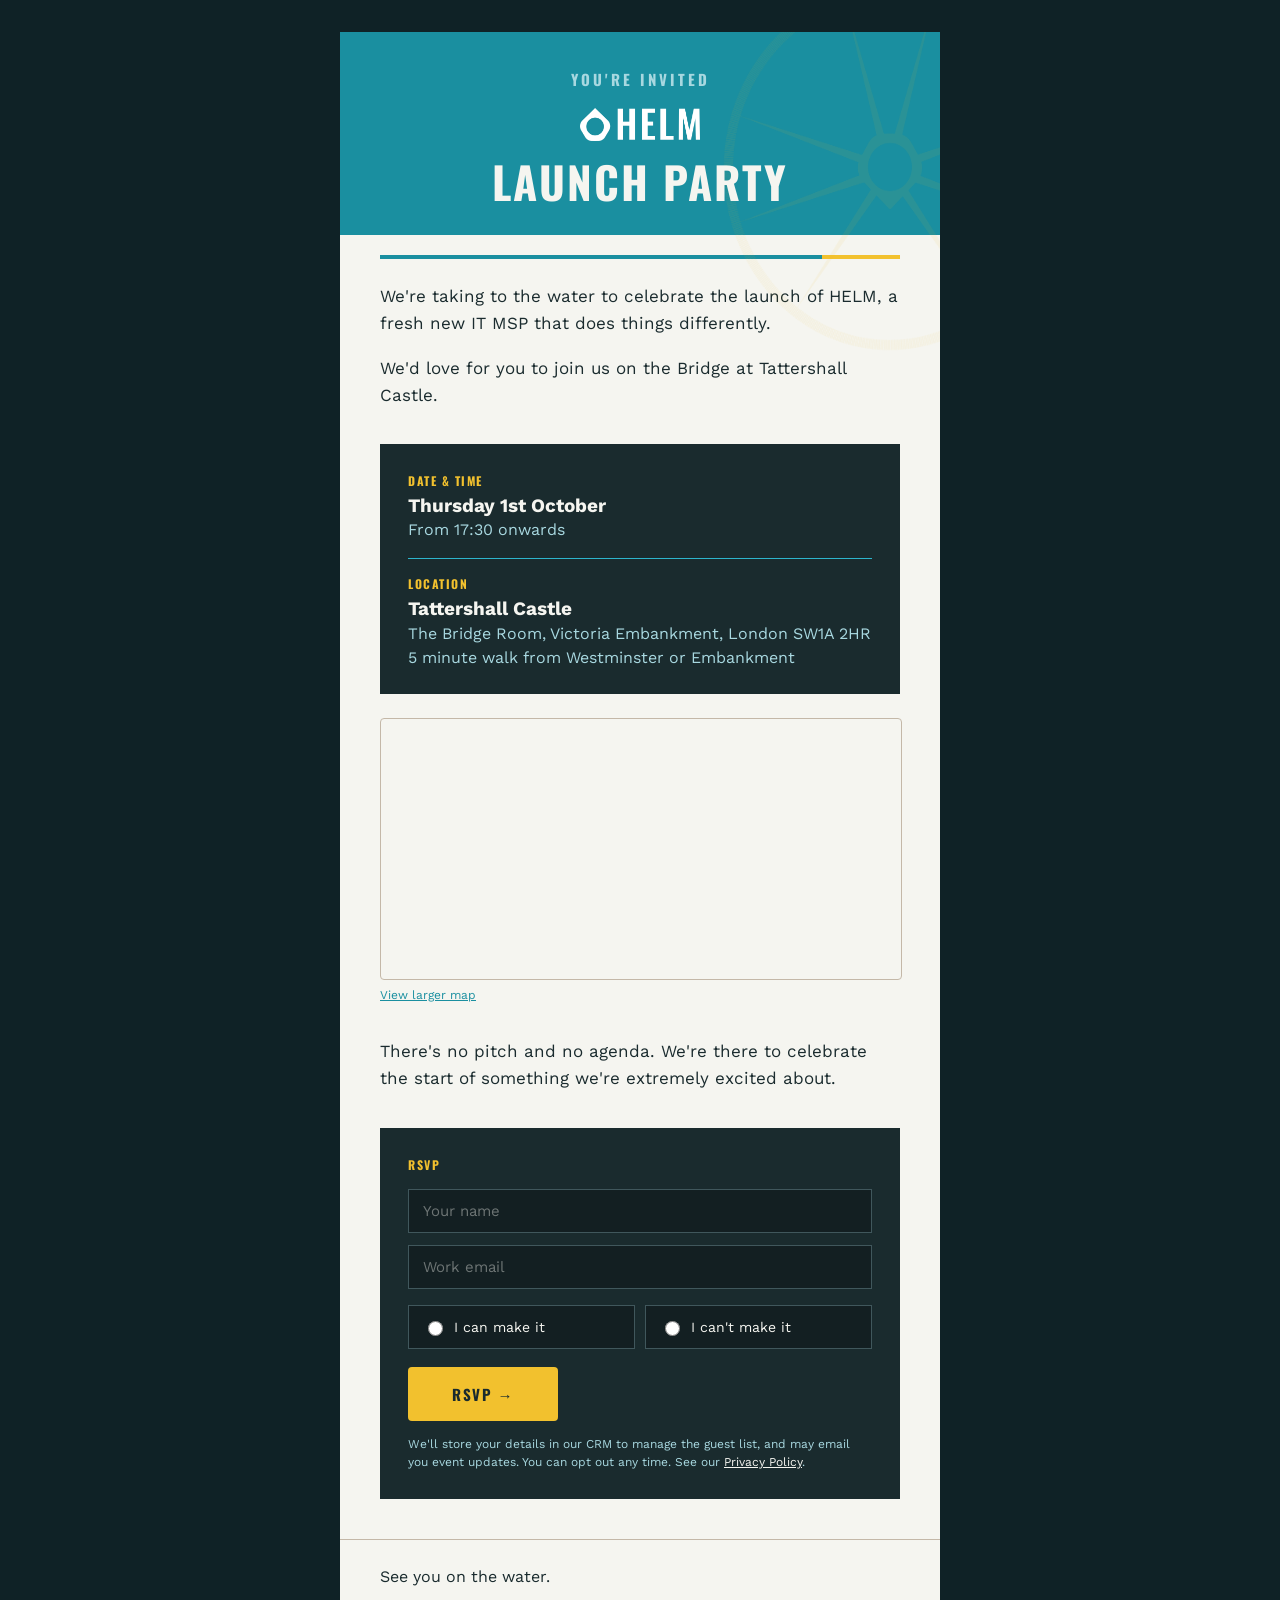
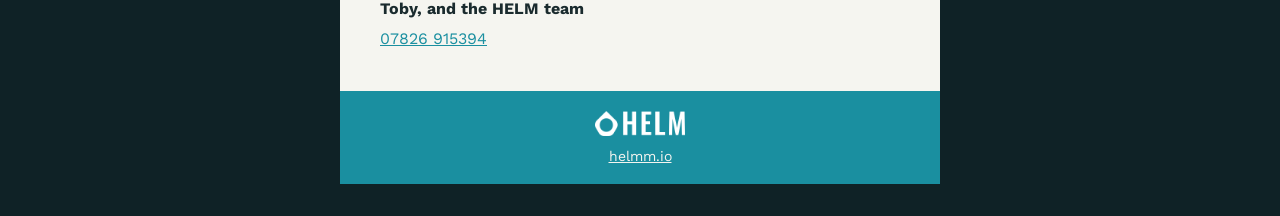
<file: launchParty/index.html>
<!DOCTYPE html>
<html lang="en">
<head>
<template id="__bundler_thumbnail" data-bg-color="#1A8FA0">
<svg viewBox="0 0 1200 800" xmlns="http://www.w3.org/2000/svg">
<rect width="1200" height="800" fill="#1A8FA0"/>
<circle cx="600" cy="400" r="180" fill="none" stroke="#F2C12E" stroke-width="12"/>
<circle cx="600" cy="400" r="40" fill="#F2C12E"/>
</svg>
</template>
<meta charset="UTF-8">
<meta name="viewport" content="width=device-width, initial-scale=1.0">
<meta name="color-scheme" content="light dark">
<meta name="supported-color-schemes" content="light dark">
<title>HELM Launch Party</title>
<link href="https://fonts.googleapis.com/css2?family=Oswald:wght@700&family=Work+Sans:wght@400;700&display=swap" rel="stylesheet">
<style>
@media screen and (max-width: 600px) {
.helm-container { width: 100% !important; max-width: 100% !important; }
.helm-pad { padding-left: 24px !important; padding-right: 24px !important; }
.helm-title { font-size: 32px !important; }
.helm-map-frame { height: 220px !important; }
.helm-map-frame iframe { height: 220px !important; }
.helm-rsvp-row { flex-direction: column !important; }
}
table {border-collapse:collapse;}
.helm-rsvp-input::placeholder { color: rgba(245,245,240,0.4); }
.helm-rsvp-input:focus { border-color: #F2C12E !important; }
.helm-rsvp-option:has(input:checked) { border-color: #F2C12E !important; background-color: rgba(242,193,46,0.08) !important; }
</style>
</head>
<body style="margin:0; padding:0; background-color:#0f2226; font-family:'Work Sans', Arial, Helvetica, sans-serif;">
<span style="display:none; font-size:1px; color:#0f2226; line-height:1px; max-height:0; max-width:0; opacity:0; overflow:hidden;">
You're invited: HELM launches aboard the Tattershall Castle, Thu 1 Oct, 17:30.
</span>

<table role="presentation" width="100%" cellpadding="0" cellspacing="0" border="0" style="background-color:#0f2226;">
<tr>
<td align="center" style="padding:32px 16px;">

<div class="helm-container" style="width:600px; max-width:600px; overflow:hidden; margin:0 auto;">
<table role="presentation" width="600" cellpadding="0" cellspacing="0" border="0" class="helm-container" style="width:600px; max-width:600px; background-color:#F5F5F0;">

<!-- Header band -->
<tr>
<td style="background-color:#1A8FA0; padding:0; position:relative;">
<!--[if !mso]><!-->
<img src="assets/helm-wheel-yellow.png" width="380" alt="" style="position:absolute; top:-53px; right:-155px; width:380px; height:380px; opacity:0.08; z-index:0; display:block; border:0;">
<table role="presentation" width="100%" cellpadding="0" cellspacing="0" border="0" style="position:relative; z-index:1;">
<tr>
<td class="helm-pad" style="padding:36px 40px 30px 40px;" align="center">
<div style="font-family:'Oswald', Arial Black, Arial, Helvetica, sans-serif; font-weight:900; letter-spacing:3px; font-size:15px; color:#A8D8E0; text-transform:uppercase; margin:0 0 18px 0;">You're invited</div>
<img src="assets/helm-logo.png" width="120" alt="HELM" style="display:block; width:120px; height:auto; margin:0 auto 18px auto; border:0; filter:brightness(0) invert(1);">
<div class="helm-title" style="font-family:'Oswald', Arial Black, Arial, Helvetica, sans-serif; font-weight:900; letter-spacing:2px; font-size:44px; line-height:1.05; color:#F5F5F0; text-transform:uppercase; margin:0;">LAUNCH PARTY</div>
</td>
</tr>
</table>
<!--<![endif]-->
<!--[if mso]>
<table role="presentation" width="100%" cellpadding="0" cellspacing="0" border="0">
<tr>
<td style="padding:36px 40px 30px 40px;" align="center">
<div style="font-family:'Oswald', Arial Black, Arial, Helvetica, sans-serif; font-weight:900; letter-spacing:3px; font-size:15px; color:#A8D8E0; text-transform:uppercase; margin:0 0 18px 0;">You're invited</div>
<img src="assets/helm-logo.png" width="120" alt="HELM" style="display:block; width:120px; height:auto; margin:0 auto 18px auto; border:0; filter:brightness(0) invert(1);">
<div style="font-family:'Oswald', Arial Black, Arial, Helvetica, sans-serif; font-weight:900; letter-spacing:2px; font-size:44px; line-height:1.05; color:#F5F5F0; text-transform:uppercase; margin:0;">LAUNCH PARTY</div>
</td>
</tr>
</table>
<![endif]-->
</td>
</tr>

<!-- Two-tone accent line -->
<tr>
<td style="background-color:#F5F5F0; padding:20px 40px 0 40px;">
<table role="presentation" width="100%" cellpadding="0" cellspacing="0" border="0"><tr>
<td width="85%" style="background-color:#1A8FA0; height:4px; line-height:4px; font-size:0;">&nbsp;</td>
<td width="15%" style="background-color:#F2C12E; height:4px; line-height:4px; font-size:0;">&nbsp;</td>
</tr></table>
</td>
</tr>

<!-- Intro -->
<tr>
<td class="helm-pad" style="padding:24px 40px 8px 40px; background-color:#F5F5F0;">
<p style="margin:0 0 18px 0; font-family:'Work Sans', Arial, Helvetica, sans-serif; font-size:17px; line-height:1.6; color:#1A2B2E;">
We're taking to the water to celebrate the launch of HELM, a fresh new IT MSP that does things differently.
</p>
<p style="margin:0 0 18px 0; font-family:'Work Sans', Arial, Helvetica, sans-serif; font-size:17px; line-height:1.6; color:#1A2B2E;">
We'd love for you to join us on the Bridge at Tattershall Castle.
</p>
</td>
</tr>

<!-- Details card -->
<tr>
<td class="helm-pad" style="padding:8px 40px 24px 40px; background-color:#F5F5F0;">
<table role="presentation" width="100%" cellpadding="0" cellspacing="0" border="0" style="background-color:#1A2B2E;">
<tr>
<td style="padding:28px 28px 24px 28px;">

<table role="presentation" width="100%" cellpadding="0" cellspacing="0" border="0">
<tr>
<td style="padding-bottom:16px;">
<div style="font-family:'Oswald', Arial Black, Arial, Helvetica, sans-serif; font-weight:900; letter-spacing:1.5px; font-size:12px; color:#F2C12E; text-transform:uppercase; margin:0 0 4px 0;">Date &amp; Time</div>
<div style="font-family:'Work Sans', Arial, Helvetica, sans-serif; font-size:19px; line-height:1.4; color:#F5F5F0; font-weight:bold;">Thursday 1st October</div>
<div style="font-family:'Work Sans', Arial, Helvetica, sans-serif; font-size:16px; line-height:1.4; color:#A8D8E0;">From 17:30 onwards</div>
</td>
</tr>
<tr>
<td style="border-top:1px solid #2DB5CC; padding-top:16px; padding-bottom:0;">
<div style="font-family:'Oswald', Arial Black, Arial, Helvetica, sans-serif; font-weight:900; letter-spacing:1.5px; font-size:12px; color:#F2C12E; text-transform:uppercase; margin:0 0 4px 0;">Location</div>
<div style="font-family:'Work Sans', Arial, Helvetica, sans-serif; font-size:19px; line-height:1.4; color:#F5F5F0; font-weight:bold;">Tattershall Castle</div>
<div style="font-family:'Work Sans', Arial, Helvetica, sans-serif; font-size:16px; line-height:1.5; color:#A8D8E0;">The Bridge Room, Victoria Embankment, London SW1A 2HR<br>5 minute walk from Westminster or Embankment</div>
</td>
</tr>
</table>

</td>
</tr>
</table>
</td>
</tr>

<!-- Map -->
<tr>
<td class="helm-pad" style="padding:0 40px 28px 40px; background-color:#F5F5F0;">
<div class="helm-map-frame" style="position:relative; width:100%; max-width:560px; height:260px; border:1px solid #C4B8A8; border-radius:4px; overflow:hidden;">
<iframe src="https://maps.google.com/maps?q=Tattershall%20Castle%2C%20Victoria%20Embankment%2C%20London%20SW1A%202HR&amp;t=&amp;z=15&amp;ie=UTF8&amp;iwloc=&amp;output=embed" width="100%" height="260" frameborder="0" style="display:block; border:0;" title="Map to Tattershall Castle, Victoria Embankment, London"></iframe>
</div>
<p style="margin:8px 0 0 0; font-family:'Work Sans', Arial, Helvetica, sans-serif; font-size:12px; color:#8a7f6f;">
<a href="https://www.google.com/maps/search/?api=1&query=Tattershall+Castle+Victoria+Embankment+London+SW1A+2HR" style="color:#1A8FA0;">View larger map</a>
</p>
</td>
</tr>

<!-- What's on -->
<tr>
<td class="helm-pad" style="padding:8px 40px 28px 40px; background-color:#F5F5F0;">
<p style="margin:0; font-family:'Work Sans', Arial, Helvetica, sans-serif; font-size:17px; line-height:1.6; color:#1A2B2E;">
There's no pitch and no agenda. We're there to celebrate the start of something we're extremely excited about.
</p>
</td>
</tr>

<!-- RSVP form -->
<tr>
<td class="helm-pad" style="padding:8px 40px 40px 40px; background-color:#F5F5F0;">
<table role="presentation" width="100%" cellpadding="0" cellspacing="0" border="0" style="background-color:#1A2B2E;">
<tr>
<td style="padding:28px 28px 28px 28px;">

<div style="font-family:'Oswald', Arial Black, Arial, Helvetica, sans-serif; font-weight:900; letter-spacing:1.5px; font-size:12px; color:#F2C12E; text-transform:uppercase; margin:0 0 16px 0;">RSVP</div>

<form id="helmRsvpForm" novalidate>
<div id="helmRsvpFields">

<div style="margin-bottom:12px;">
<input type="text" id="helmRsvpName" class="helm-rsvp-input" placeholder="Your name" autocomplete="name" required
style="width:100%; box-sizing:border-box; background-color:rgba(13,22,24,0.55); border:1px solid rgba(168,216,224,0.3); color:#F5F5F0; font-family:'Work Sans',Arial,Helvetica,sans-serif; font-size:15px; padding:12px 14px; outline:none;">
</div>

<div style="margin-bottom:16px;">
<input type="email" id="helmRsvpEmail" class="helm-rsvp-input" placeholder="Work email" autocomplete="email" required
style="width:100%; box-sizing:border-box; background-color:rgba(13,22,24,0.55); border:1px solid rgba(168,216,224,0.3); color:#F5F5F0; font-family:'Work Sans',Arial,Helvetica,sans-serif; font-size:15px; padding:12px 14px; outline:none;">
</div>

<div class="helm-rsvp-row" style="margin-bottom:18px; display:flex; gap:10px;">
<label class="helm-rsvp-option" style="flex:1; display:flex; align-items:center; gap:8px; cursor:pointer; background-color:rgba(13,22,24,0.55); border:1px solid rgba(168,216,224,0.3); padding:12px 14px; font-family:'Work Sans',Arial,Helvetica,sans-serif; font-size:14px; color:#F5F5F0;">
<input type="radio" name="helmRsvpAnswer" value="I can make it" required style="accent-color:#F2C12E; width:15px; height:15px;"> I can make it
</label>
<label class="helm-rsvp-option" style="flex:1; display:flex; align-items:center; gap:8px; cursor:pointer; background-color:rgba(13,22,24,0.55); border:1px solid rgba(168,216,224,0.3); padding:12px 14px; font-family:'Work Sans',Arial,Helvetica,sans-serif; font-size:14px; color:#F5F5F0;">
<input type="radio" name="helmRsvpAnswer" value="I can't make it" style="accent-color:#F2C12E; width:15px; height:15px;"> I can't make it
</label>
</div>

<div id="helmRsvpGuestsWrap" style="display:none; margin-bottom:18px;">
<label for="helmRsvpGuests" style="display:block; margin-bottom:6px; font-family:'Work Sans',Arial,Helvetica,sans-serif; font-size:13px; color:#A8D8E0;">Bringing a plus one?</label>
<select id="helmRsvpGuests" class="helm-rsvp-input" style="width:100%; box-sizing:border-box; background-color:rgba(13,22,24,0.55); border:1px solid rgba(168,216,224,0.3); color:#F5F5F0; font-family:'Work Sans',Arial,Helvetica,sans-serif; font-size:15px; padding:12px 14px; outline:none;">
<option value="0">Just me</option>
<option value="1">+1 guest</option>
</select>
</div>

<p id="helmRsvpError" style="display:none; margin:0 0 14px 0; font-family:'Work Sans', Arial, Helvetica, sans-serif; font-size:13px; color:#F2A24E;">Please add your name, email, and let us know if you can make it.</p>

<table role="presentation" cellpadding="0" cellspacing="0" border="0">
<tr>
<td align="center" bgcolor="#F2C12E" style="border-radius:4px;">
<button type="submit" id="helmRsvpSubmit" style="display:block; width:100%; background:none; border:0; padding:16px 44px; font-family:'Oswald', Arial Black, Arial, Helvetica, sans-serif; font-weight:900; letter-spacing:1.5px; font-size:15px; color:#1A2B2E; text-transform:uppercase; border-radius:4px; cursor:pointer;">RSVP &rarr;</button>
</td>
</tr>
</table>

<p style="margin:14px 0 0 0; font-family:'Work Sans', Arial, Helvetica, sans-serif; font-size:12px; color:#A8D8E0; line-height:1.5;">We'll store your details in our CRM to manage the guest list, and may email you event updates. You can opt out any time. See our <a href="/Privacy%20Policy.html" style="color:#F5F5F0;">Privacy Policy</a>.</p>

</div>

<div id="helmRsvpThanks" style="display:none;">
<div style="font-family:'Oswald', Arial Black, Arial, Helvetica, sans-serif; font-weight:900; font-size:22px; text-transform:uppercase; color:#F5F5F0; margin:0 0 8px 0;">You're on the list</div>
<p id="helmRsvpThanksMsg" style="margin:0; font-family:'Work Sans', Arial, Helvetica, sans-serif; font-size:15px; color:#A8D8E0; line-height:1.6;">Thanks for letting us know. See you on the water.</p>
</div>

</form>

</td>
</tr>
</table>
</td>
</tr>

<!-- Sign off -->
<tr>
<td class="helm-pad" style="padding:0 40px 40px 40px; background-color:#F5F5F0; border-top:1px solid #C4B8A8;">
<p style="margin:24px 0 0 0; font-family:'Work Sans', Arial, Helvetica, sans-serif; font-size:16px; line-height:1.6; color:#1A2B2E;">
See you on the water.
</p>
<p style="margin:6px 0 0 0; font-family:'Work Sans', Arial, Helvetica, sans-serif; font-size:16px; line-height:1.6; color:#1A2B2E; font-weight:bold;">
Toby, and the HELM team
</p>
<p style="margin:4px 0 0 0; font-family:'Work Sans', Arial, Helvetica, sans-serif; font-size:16px; line-height:1.6;">
<a href="tel:07826915394" style="color:#1A8FA0;">07826 915394</a>
</p>
</td>
</tr>

<!-- Footer -->
<tr>
<td style="background-color:#1A8FA0; padding:20px 40px;" align="center">
<img src="assets/helm-logo.png" width="90" alt="HELM" style="display:block; width:90px; height:auto; margin:0 auto; border:0; filter:brightness(0) invert(1);">
<p style="margin:12px 0 0 0; font-family:'Work Sans', Arial, Helvetica, sans-serif; font-size:14px;">
<a href="https://helmm.io" style="color:#F5F5F0;">helmm.io</a>
</p>
</td>
</tr>

</table>

</div>

</td>
</tr>
</table>

<script>
(function () {
  var PORTAL_ID = '148819036';
  var FORM_GUID = 'ddab142b-53a0-4506-8490-94be312af39c';
  var ENDPOINT = 'https://api-eu1.hsforms.com/submissions/v3/integration/submit/' + PORTAL_ID + '/' + FORM_GUID;

  var form = document.getElementById('helmRsvpForm');
  if (!form) return;
  var fieldsBlock = document.getElementById('helmRsvpFields');
  var thanks = document.getElementById('helmRsvpThanks');
  var thanksMsg = document.getElementById('helmRsvpThanksMsg');
  var errorEl = document.getElementById('helmRsvpError');
  var submitBtn = document.getElementById('helmRsvpSubmit');
  var guestsWrap = document.getElementById('helmRsvpGuestsWrap');
  var guestsSelect = document.getElementById('helmRsvpGuests');

  function splitName(name) {
    var parts = String(name || '').trim().split(/\s+/);
    return { firstname: parts.shift() || '', lastname: parts.join(' ') };
  }
  function getCookie(name) {
    var m = document.cookie.match(new RegExp('(^| )' + name + '=([^;]+)'));
    return m ? m[2] : undefined;
  }

  var answerRadios = form.querySelectorAll('input[name="helmRsvpAnswer"]');
  for (var i = 0; i < answerRadios.length; i++) {
    answerRadios[i].addEventListener('change', function () {
      var attending = form.querySelector('input[name="helmRsvpAnswer"]:checked');
      if (attending && attending.value === 'I can make it') {
        guestsWrap.style.display = 'block';
      } else {
        guestsWrap.style.display = 'none';
        guestsSelect.value = '0';
      }
    });
  }

  form.addEventListener('submit', function (e) {
    e.preventDefault();

    var name = document.getElementById('helmRsvpName').value.trim();
    var email = document.getElementById('helmRsvpEmail').value.trim();
    var answerEl = form.querySelector('input[name="helmRsvpAnswer"]:checked');
    var answer = answerEl ? answerEl.value : '';
    var guests = answer === 'I can make it' ? guestsSelect.value : '0';

    if (!name || !email || !answer) {
      errorEl.style.display = 'block';
      return;
    }
    errorEl.style.display = 'none';
    submitBtn.disabled = true;
    submitBtn.textContent = 'Sending…';

    var n = splitName(name);
    var payload = {
      fields: [
        { name: 'firstname', value: n.firstname },
        { name: 'lastname', value: n.lastname },
        { name: 'email', value: email },
        { name: 'launch_party_rsvp', value: answer },
        { name: 'launch_party_guests', value: guests },
      ],
      context: { pageUri: location.href, pageName: document.title },
    };
    var hutk = getCookie('hubspotutk');
    if (hutk) { payload.context.hutk = hutk; }

    fetch(ENDPOINT, {
      method: 'POST',
      headers: { 'content-type': 'application/json' },
      body: JSON.stringify(payload),
    })
      .then(function (r) {
        if (!r.ok) throw new Error('submit failed');
        return r.json();
      })
      .then(function () {
        fieldsBlock.style.display = 'none';
        thanks.style.display = 'block';
        if (answer === "I can't make it") {
          thanksMsg.textContent = "Thanks for letting us know. Sorry you can't make it this time. We'll keep you posted on what's next.";
        }
      })
      .catch(function () {
        submitBtn.disabled = false;
        submitBtn.textContent = 'RSVP →';
        errorEl.textContent = 'Something went wrong sending your RSVP. Please try again, or email hello@helmm.io.';
        errorEl.style.display = 'block';
      });
  });
})();
</script>

</body>
</html>
</file>
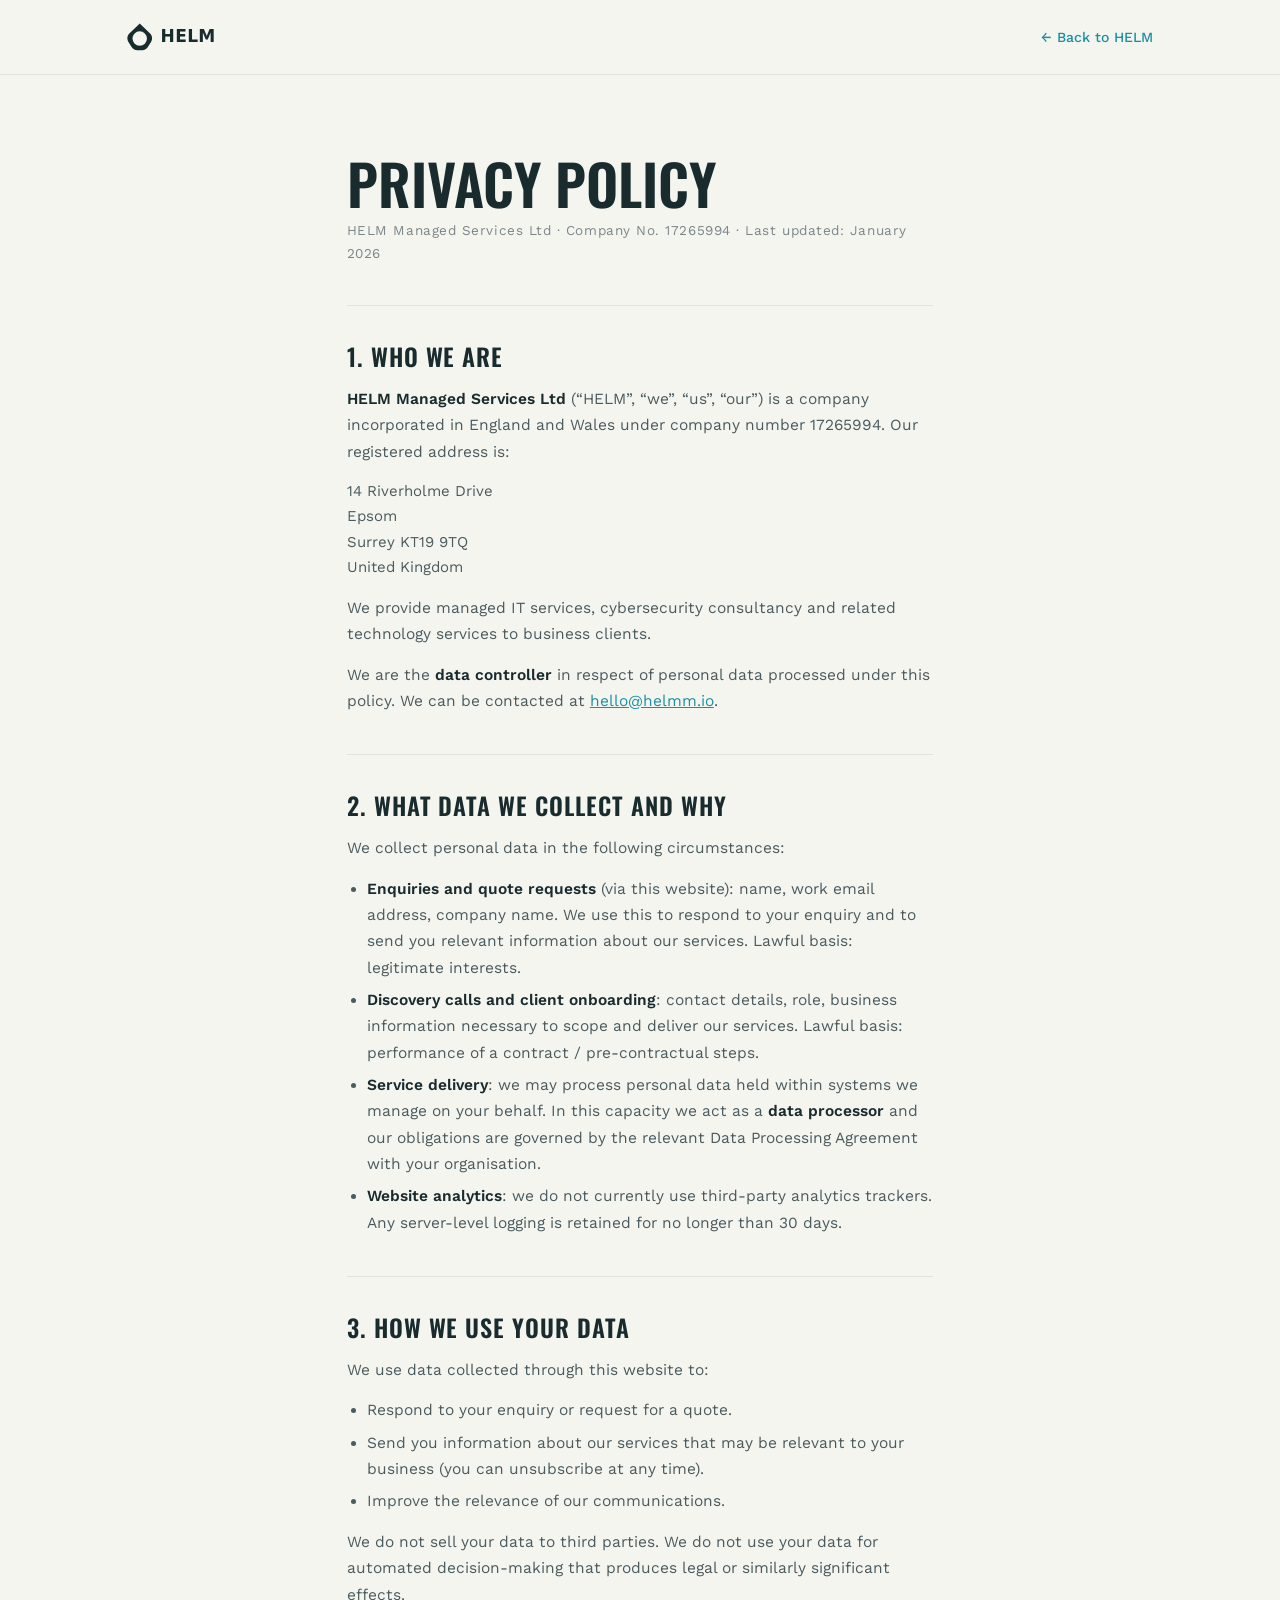
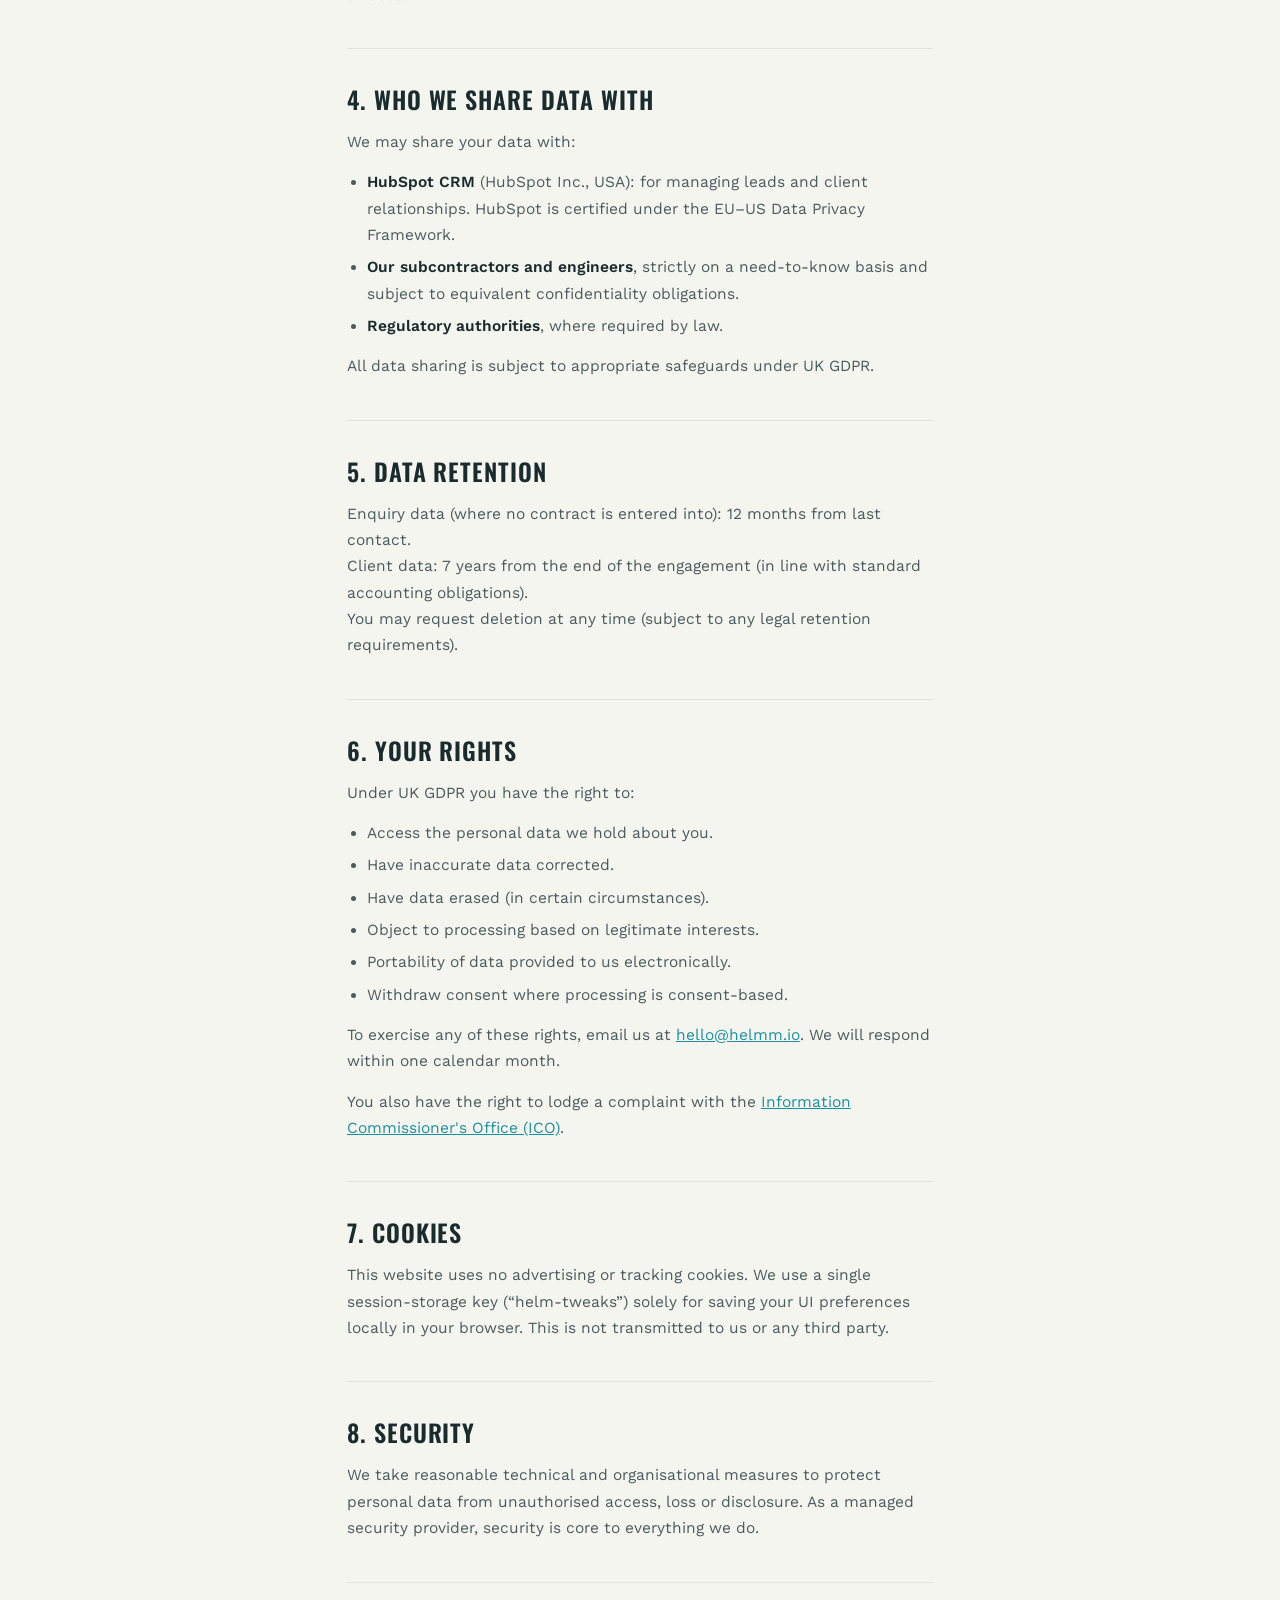
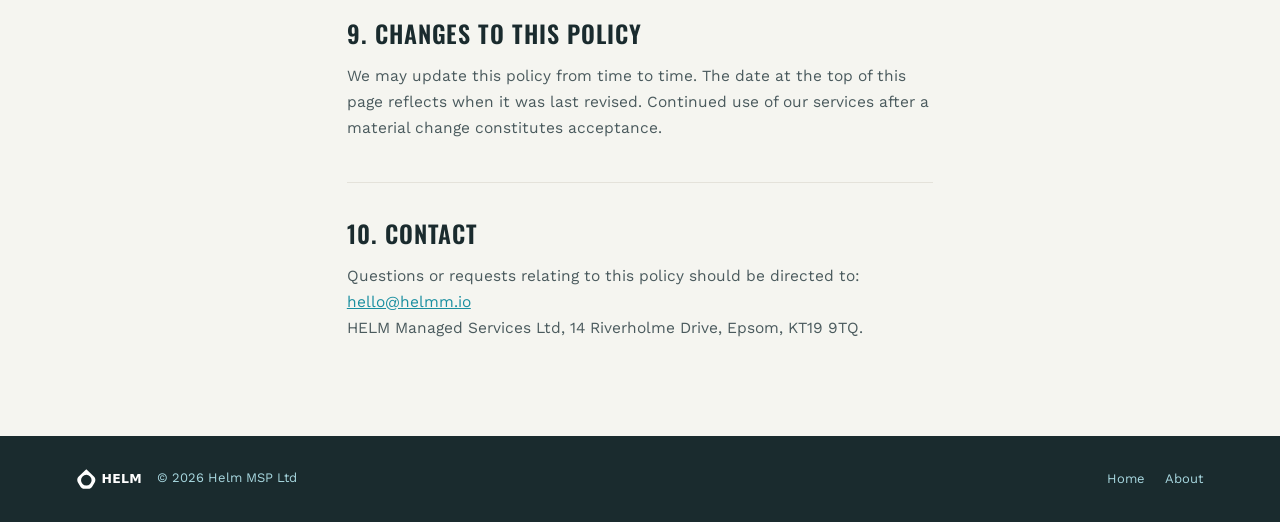
<file: Privacy Policy.html>
<!DOCTYPE html>
<html lang="en">
<head>
  <meta charset="UTF-8" />
  <meta name="viewport" content="width=device-width, initial-scale=1.0" />
  <title>Privacy Policy — HELM Managed Services Ltd</title>
  <meta name="description" content="Privacy Policy for HELM Managed Services Ltd, company number 17265994." />

  <link rel="stylesheet" href="_ds/helm-design-system-93c98163-fc9f-4f73-8da7-e8e39e149d32/styles.css" />

  <style>
    *, *::before, *::after { box-sizing: border-box; margin: 0; padding: 0; }
    html { scroll-behavior: smooth; }
    body { background: var(--color-bg, #F5F5F0); color: var(--text-primary, #1A2B2E); -webkit-font-smoothing: antialiased; font-family: 'Work Sans', system-ui, sans-serif; }

    .prose { max-width: 740px; margin: 0 auto; padding: clamp(48px,7vw,80px) var(--gutter); }
    .prose h1 { font-family: 'Oswald', 'Arial Narrow', system-ui, sans-serif; font-weight: 600; font-size: clamp(34px,5vw,56px); text-transform: uppercase; line-height: 1.0; color: var(--text-primary); margin-bottom: 8px; }
    .prose .meta { font-size: 13.5px; color: var(--text-muted); margin-bottom: 40px; letter-spacing: 0.04em; }
    .prose h2 { font-family: 'Oswald', 'Arial Narrow', system-ui, sans-serif; font-weight: 600; font-size: clamp(18px,2.5vw,24px); text-transform: uppercase; letter-spacing: 0.04em; margin: 40px 0 12px; color: var(--text-primary); border-top: 1px solid var(--color-border); padding-top: 32px; }
    .prose p { font-size: 15.5px; line-height: 1.7; color: var(--text-secondary); margin-bottom: 14px; }
    .prose ul { margin: 0 0 14px 20px; }
    .prose li { font-size: 15.5px; line-height: 1.7; color: var(--text-secondary); margin-bottom: 6px; }
    .prose a { color: var(--brand-primary); }
    .prose strong { color: var(--text-primary); font-weight: 600; }
    .prose address { font-style: normal; font-size: 15px; line-height: 1.7; color: var(--text-secondary); margin-bottom: 14px; }
  </style>
</head>
<body>
  <!-- Header -->
  <header style="position: sticky; top: 0; z-index: 30; background: rgba(245,245,240,0.92); backdrop-filter: blur(8px); -webkit-backdrop-filter: blur(8px); border-bottom: 1px solid var(--color-border);">
    <div style="max-width: var(--content-max); margin: 0 auto; padding: 0 var(--gutter); height: 74px; display: flex; align-items: center; justify-content: space-between;">
      <a href="/" style="text-decoration: none;">
        <img src="assets/logos/helm-logo.svg" alt="HELM" style="height: 30px; width: auto; display: block;" />
      </a>
      <a href="/" style="font-family: var(--font-body); font-size: 14px; font-weight: 500; color: var(--brand-primary); text-decoration: none;">
        &larr; Back to HELM
      </a>
    </div>
  </header>

  <!-- Policy content -->
  <div class="prose">
    <h1>Privacy Policy</h1>
    <p class="meta">HELM Managed Services Ltd &middot; Company No. 17265994 &middot; Last updated: January 2026</p>

    <h2>1. Who we are</h2>
    <p><strong>HELM Managed Services Ltd</strong> (&ldquo;HELM&rdquo;, &ldquo;we&rdquo;, &ldquo;us&rdquo;, &ldquo;our&rdquo;) is a company incorporated in England and Wales under company number 17265994. Our registered address is:</p>
    <address>
      14 Riverholme Drive<br />
      Epsom<br />
      Surrey KT19 9TQ<br />
      United Kingdom
    </address>
    <p>We provide managed IT services, cybersecurity consultancy and related technology services to business clients.</p>
    <p>We are the <strong>data controller</strong> in respect of personal data processed under this policy. We can be contacted at <a href="mailto:hello@helmm.io">hello@helmm.io</a>.</p>

    <h2>2. What data we collect and why</h2>
    <p>We collect personal data in the following circumstances:</p>
    <ul>
      <li><strong>Enquiries and quote requests</strong> (via this website): name, work email address, company name. We use this to respond to your enquiry and to send you relevant information about our services. Lawful basis: legitimate interests.</li>
      <li><strong>Discovery calls and client onboarding</strong>: contact details, role, business information necessary to scope and deliver our services. Lawful basis: performance of a contract / pre-contractual steps.</li>
      <li><strong>Service delivery</strong>: we may process personal data held within systems we manage on your behalf. In this capacity we act as a <strong>data processor</strong> and our obligations are governed by the relevant Data Processing Agreement with your organisation.</li>
      <li><strong>Website analytics</strong>: we do not currently use third-party analytics trackers. Any server-level logging is retained for no longer than 30 days.</li>
    </ul>

    <h2>3. How we use your data</h2>
    <p>We use data collected through this website to:</p>
    <ul>
      <li>Respond to your enquiry or request for a quote.</li>
      <li>Send you information about our services that may be relevant to your business (you can unsubscribe at any time).</li>
      <li>Improve the relevance of our communications.</li>
    </ul>
    <p>We do not sell your data to third parties. We do not use your data for automated decision-making that produces legal or similarly significant effects.</p>

    <h2>4. Who we share data with</h2>
    <p>We may share your data with:</p>
    <ul>
      <li><strong>HubSpot CRM</strong> (HubSpot Inc., USA): for managing leads and client relationships. HubSpot is certified under the EU&ndash;US Data Privacy Framework.</li>
      <li><strong>Our subcontractors and engineers</strong>, strictly on a need-to-know basis and subject to equivalent confidentiality obligations.</li>
      <li><strong>Regulatory authorities</strong>, where required by law.</li>
    </ul>
    <p>All data sharing is subject to appropriate safeguards under UK GDPR.</p>

    <h2>5. Data retention</h2>
    <p>Enquiry data (where no contract is entered into): 12 months from last contact.<br />
    Client data: 7 years from the end of the engagement (in line with standard accounting obligations).<br />
    You may request deletion at any time (subject to any legal retention requirements).</p>

    <h2>6. Your rights</h2>
    <p>Under UK GDPR you have the right to:</p>
    <ul>
      <li>Access the personal data we hold about you.</li>
      <li>Have inaccurate data corrected.</li>
      <li>Have data erased (in certain circumstances).</li>
      <li>Object to processing based on legitimate interests.</li>
      <li>Portability of data provided to us electronically.</li>
      <li>Withdraw consent where processing is consent-based.</li>
    </ul>
    <p>To exercise any of these rights, email us at <a href="mailto:hello@helmm.io">hello@helmm.io</a>. We will respond within one calendar month.</p>
    <p>You also have the right to lodge a complaint with the <a href="https://ico.org.uk" target="_blank" rel="noopener noreferrer">Information Commissioner's Office (ICO)</a>.</p>

    <h2>7. Cookies</h2>
    <p>This website uses no advertising or tracking cookies. We use a single session-storage key (&ldquo;helm-tweaks&rdquo;) solely for saving your UI preferences locally in your browser. This is not transmitted to us or any third party.</p>

    <h2>8. Security</h2>
    <p>We take reasonable technical and organisational measures to protect personal data from unauthorised access, loss or disclosure. As a managed security provider, security is core to everything we do.</p>

    <h2>9. Changes to this policy</h2>
    <p>We may update this policy from time to time. The date at the top of this page reflects when it was last revised. Continued use of our services after a material change constitutes acceptance.</p>

    <h2>10. Contact</h2>
    <p>Questions or requests relating to this policy should be directed to:<br />
    <a href="mailto:hello@helmm.io">hello@helmm.io</a><br />
    HELM Managed Services Ltd, 14 Riverholme Drive, Epsom, KT19 9TQ.</p>
  </div>

  <!-- Footer -->
  <footer style="background: var(--helm-night-teal); color: var(--helm-pale-sky); padding: 32px var(--gutter);">
    <div style="max-width: var(--content-max); margin: 0 auto; display: flex; justify-content: space-between; align-items: center; flex-wrap: wrap; gap: 12px; font-family: var(--font-body); font-size: 13px;">
      <div>
        <img src="assets/logos/helm-logo.svg" alt="HELM" style="height: 22px; width: auto; display: inline-block; filter: brightness(0) invert(1); vertical-align: middle; margin-right: 8px;" />
        <span>&copy; 2026 Helm MSP Ltd</span>
      </div>
      <div style="display: flex; gap: 20px;">
        <a href="/" style="color: var(--helm-pale-sky); text-decoration: none;">Home</a>
        <a href="About.html" style="color: var(--helm-pale-sky); text-decoration: none;">About</a>
      </div>
    </div>
  </footer>
</body>
</html>
</file>
<file: _ds/helm-design-system-93c98163-fc9f-4f73-8da7-e8e39e149d32/styles.css>
/* HELM Design System — global stylesheet entry point.
   Consumers link THIS one file. It is an @import manifest only — no rules live here.
   Everything reachable from these imports (tokens + @font-face) ships to consumers. */

@import url('./tokens/fonts.css');
@import url('./tokens/colors.css');
@import url('./tokens/typography.css');
@import url('./tokens/spacing.css');
@import url('./tokens/effects.css');
</file>
